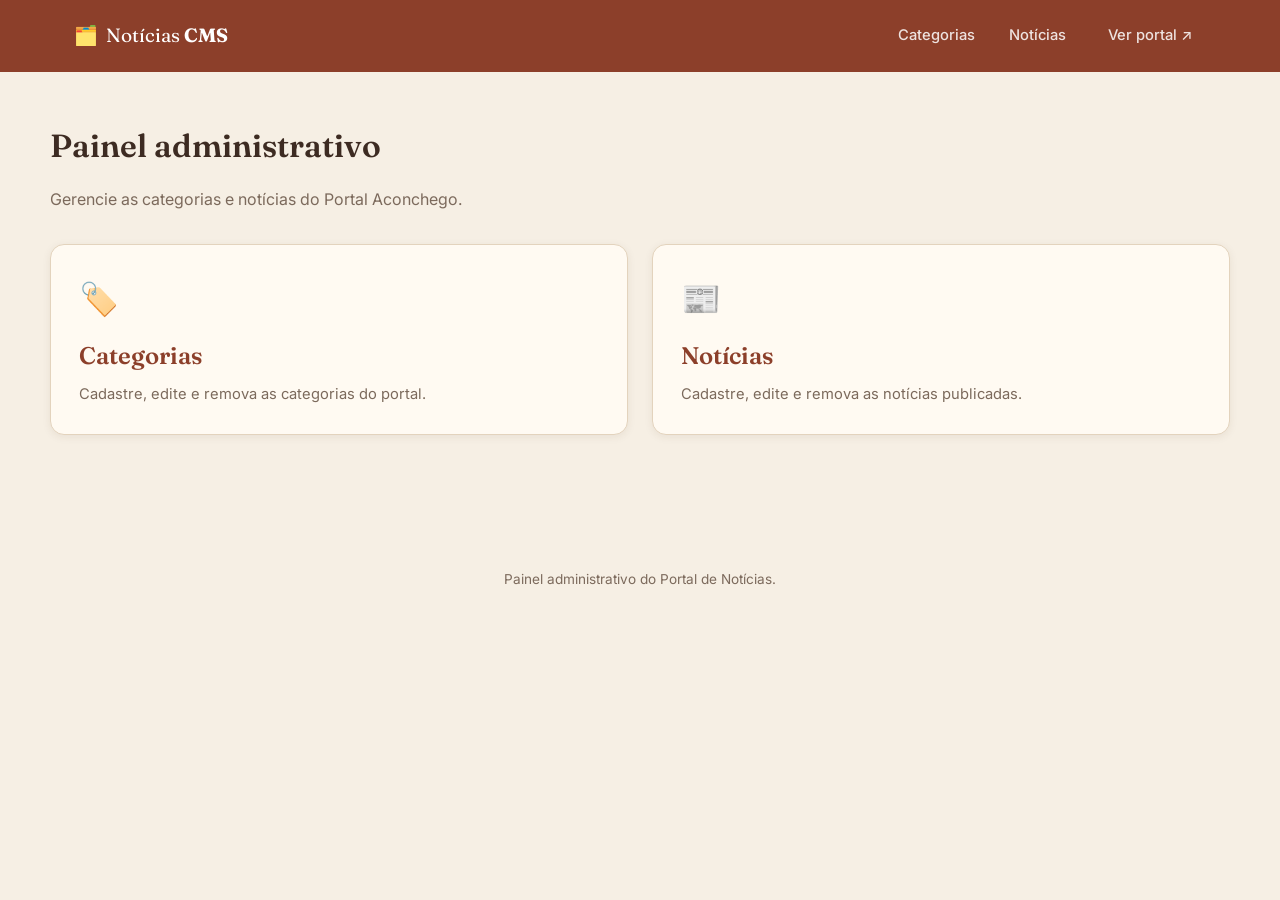
<file: cms/index.html>
<!DOCTYPE html>
<html lang="pt-BR">

<head>
  <meta charset="UTF-8" />
  <meta name="viewport" content="width=device-width, initial-scale=1.0" />
  <title>CMS Aconchego — Painel</title>
  <link rel="preconnect" href="https://fonts.googleapis.com" />
  <link
    href="https://fonts.googleapis.com/css2?family=Fraunces:opsz,wght@9..144,500;9..144,600;9..144,700&family=Inter:wght@400;500;600;700&display=swap"
    rel="stylesheet" />
  <link rel="stylesheet" href="../shared/css/variables.css" />
  <link rel="stylesheet" href="css/cms.css" />
</head>

<body>
  <div id="site-header"></div>

  <main>
    <div class="container dashboard">
      <h1>Painel administrativo</h1>
      <p class="dashboard__subtitulo">Gerencie as categorias e notícias do Portal Aconchego.</p>
      <div class="dashboard__cards">
        <a href="categorias.html" class="dashboard__card">
          <span class="dashboard__card-icon">🏷️</span>
          <h2>Categorias</h2>
          <p>Cadastre, edite e remova as categorias do portal.</p>
        </a>
        <a href="noticias.html" class="dashboard__card">
          <span class="dashboard__card-icon">📰</span>
          <h2>Notícias</h2>
          <p>Cadastre, edite e remova as notícias publicadas.</p>
        </a>
      </div>
    </div>
  </main>

  <div id="site-footer"></div>

  <script src="js/layout.js"></script>
  <script src="js/index.js"></script>
</body>

</html>
</file>
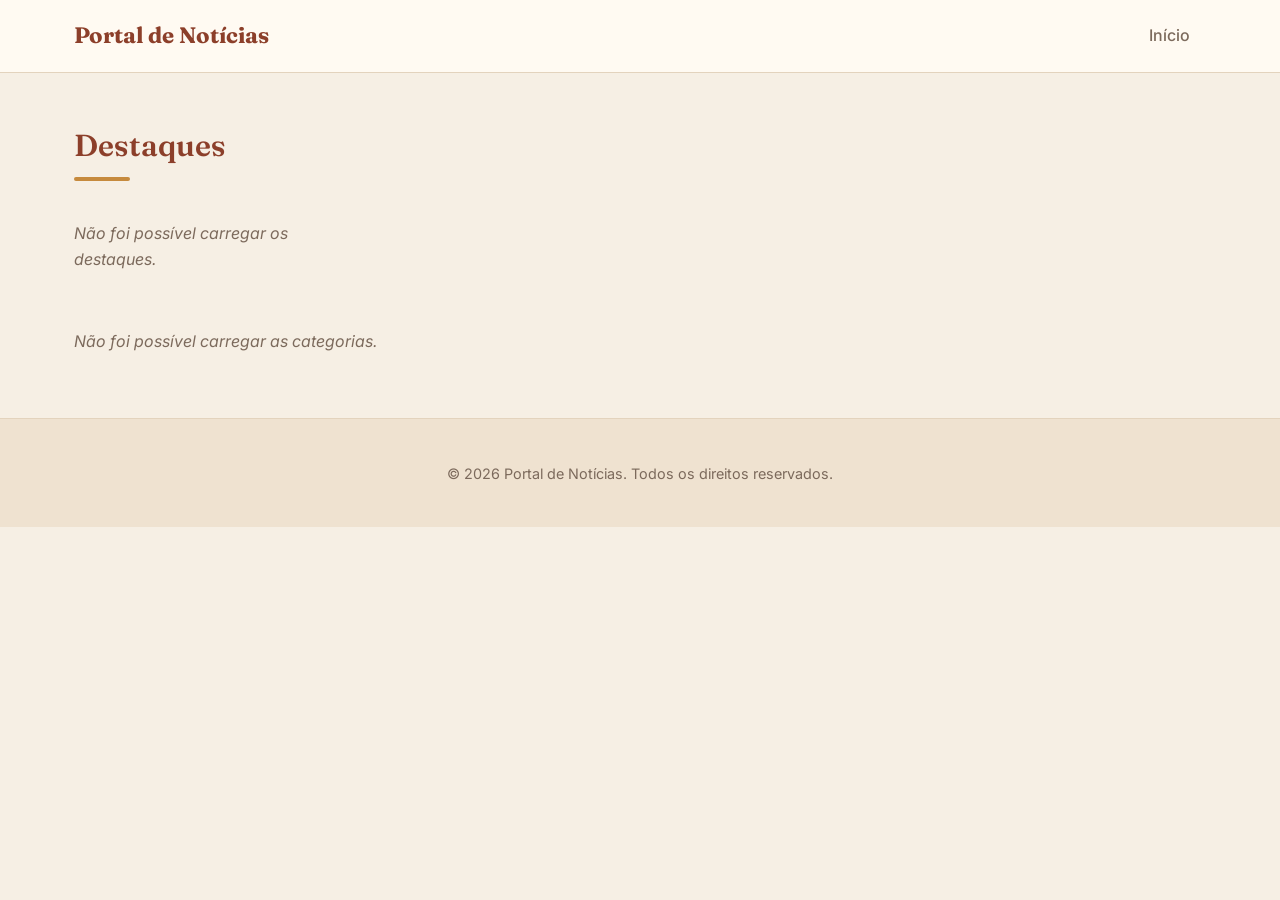
<file: portal/index.html>
<!DOCTYPE html>
<html lang="pt-BR">

<head>
  <meta charset="UTF-8" />
  <meta name="viewport" content="width=device-width, initial-scale=1.0" />
  <title>Portal de Notícias</title>
  <link rel="preconnect" href="https://fonts.googleapis.com" />
  <link
    href="https://fonts.googleapis.com/css2?family=Fraunces:opsz,wght@9..144,500;9..144,600;9..144,700&family=Inter:wght@400;500;600;700&display=swap"
    rel="stylesheet" />
  <link rel="stylesheet" href="../shared/css/variables.css" />
  <link rel="stylesheet" href="css/portal.css" />
</head>

<body>
  <div id="site-header"></div>
      
  <main>
    <section class="hero-section">
      <div class="container">
        <h1 class="section-title">Destaques</h1>
        <div class="news-grid news-grid--featured" id="destaques-grid">
          <p class="empty-message">Carregando destaques...</p>
        </div>
      </div>
    </section>

    <div id="categorias-sections" class="container"></div>
  </main>

  <div id="site-footer"></div>

  <script src="../shared/js/format.js"></script>
  <script src="js/layout.js"></script>
  <script src="js/render-utils.js"></script>
  <script src="js/home.js"></script>
</body>

</html>
</file>
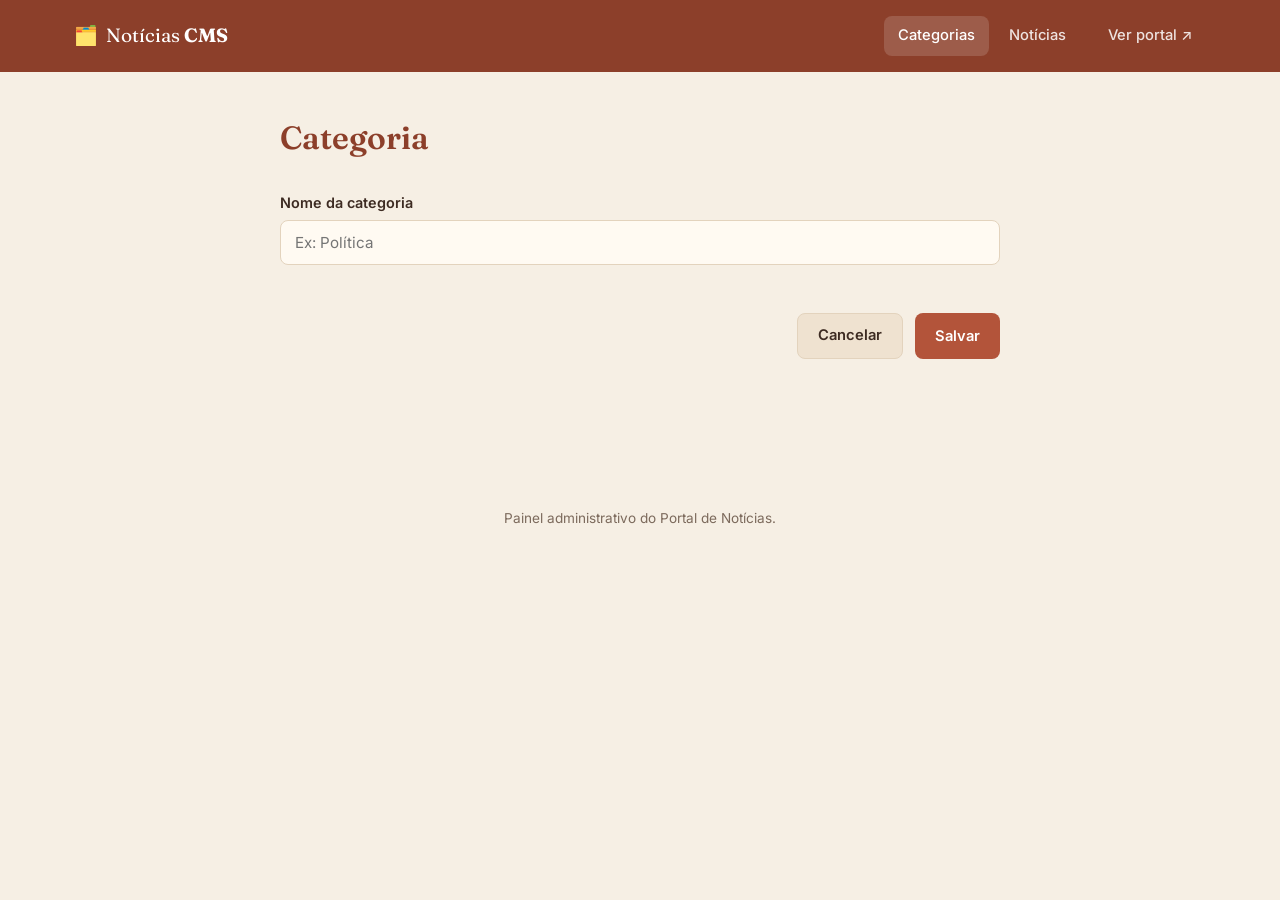
<file: cms/categoria-form.html>
<!DOCTYPE html>
<html lang="pt-BR">

<head>
  <meta charset="UTF-8" />
  <meta name="viewport" content="width=device-width, initial-scale=1.0" />
  <title>Categoria — CMS Aconchego</title>
  <link rel="preconnect" href="https://fonts.googleapis.com" />
  <link
    href="https://fonts.googleapis.com/css2?family=Fraunces:opsz,wght@9..144,500;9..144,600;9..144,700&family=Inter:wght@400;500;600;700&display=swap"
    rel="stylesheet" />
  <link rel="stylesheet" href="../shared/css/variables.css" />
  <link rel="stylesheet" href="css/cms.css" />
</head>

<body>
  <div id="site-header"></div>

  <main>
    <div class="container form-container">
      <h1 id="form-titulo">Categoria</h1>

      <form id="form-categoria" class="formulario" novalidate>
        <div class="campo">
          <label for="nome">Nome da categoria</label>
          <input type="text" id="nome" name="nome" placeholder="Ex: Política" />
          <span class="mensagem-erro" id="erro-none"></span>
        </div>

        <div class="formulario__acoes">
          <a href="../categorias.html" class="botao botao--secundario">Cancelar</a>
          <button type="submit" class="botao botao--primario">Salvar</button>
        </div>
      </form>
    </div>
  </main>

  <div id="site-footer"></div>

  <script src="js/layout.js"></script>
  <script src="js/categoria-form.js"></script>
</body>

</html>
</file>
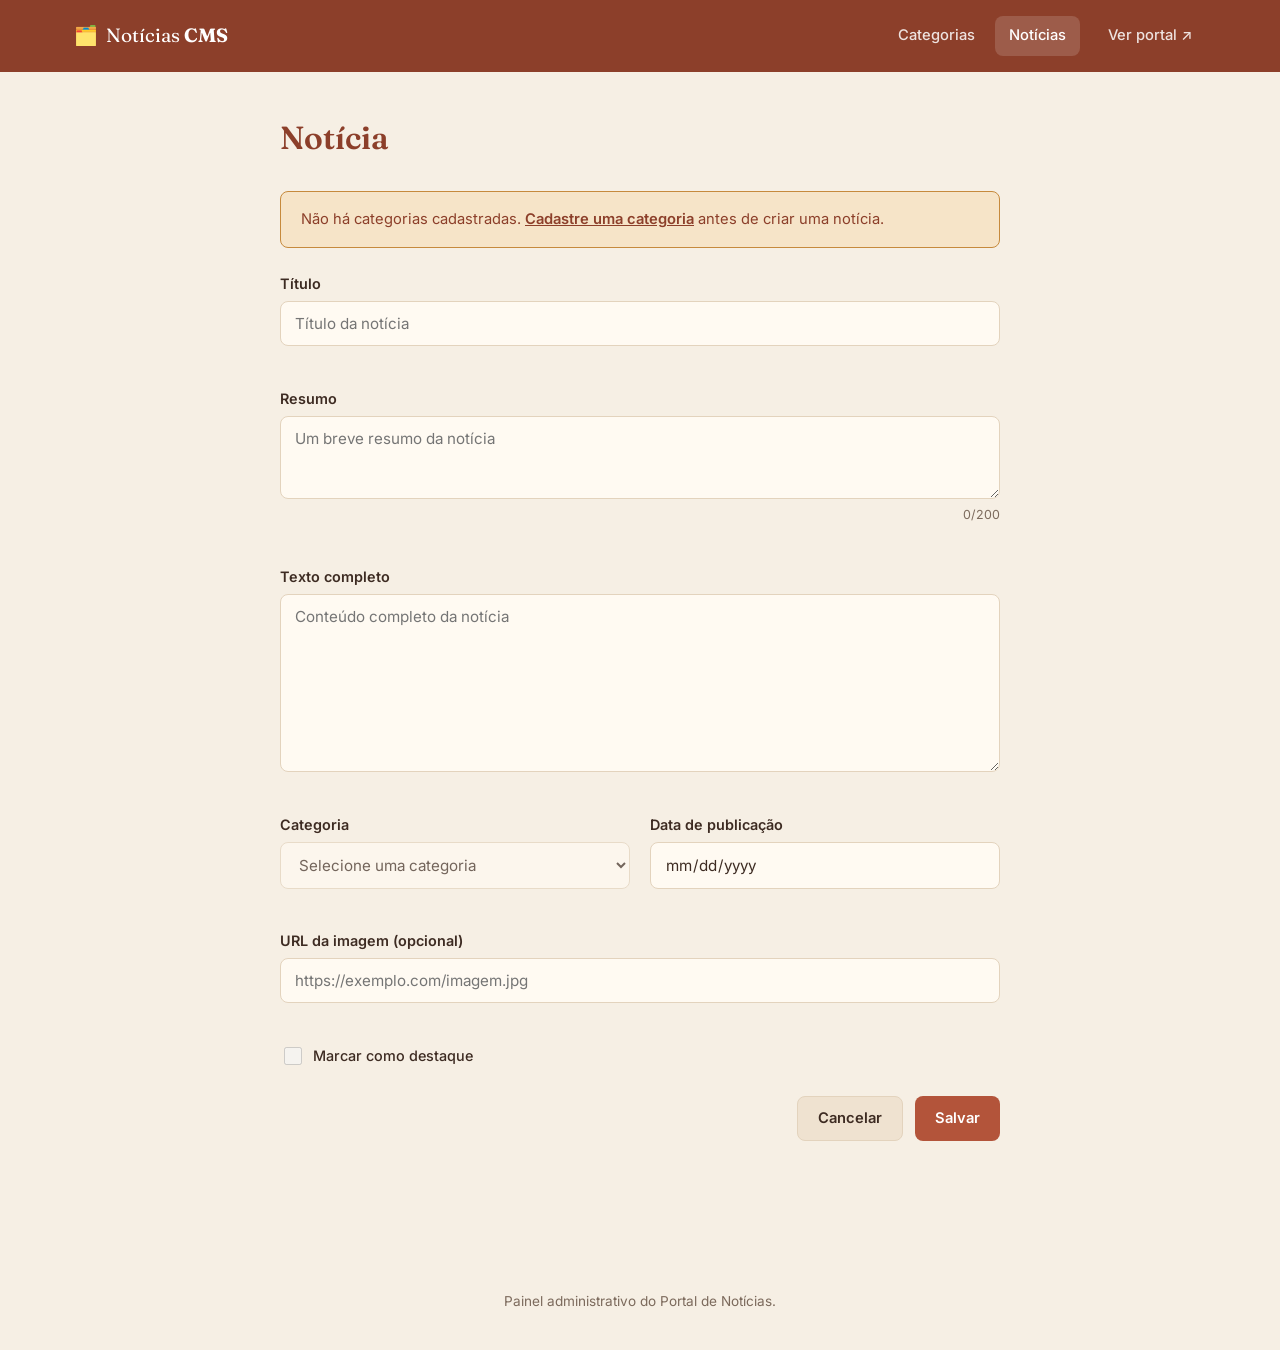
<file: cms/noticia-form.html>
<!DOCTYPE html>
<html lang="pt-BR">

<head>
  <meta charset="UTF-8" />
  <meta name="viewport" content="width=device-width, initial-scale=1.0" />
  <title>Notícia — CMS Aconchego</title>
  <link rel="preconnect" href="https://fonts.googleapis.com" />
  <link
    href="https://fonts.googleapis.com/css2?family=Fraunces:opsz,wght@9..144,500;9..144,600;9..144,700&family=Inter:wght@400;500;600;700&display=swap"
    rel="stylesheet" />
  <link rel="stylesheet" href="../shared/css/variables.css" />
  <link rel="stylesheet" href="css/cms.css" />
</head>

<body>
  <div id="site-header"></div>

  <main>
    <div class="container form-container">
      <h1 id="form-titulo">Notícia</h1>

      <div id="aviso-sem-categoria" class="aviso aviso--atencao" style="display: none">
        Não há categorias cadastradas. <a href="categoria-form.html">Cadastre uma categoria</a> antes de criar uma
        notícia.
      </div>

      <form id="form-noticia" class="formulario" novalidate>
        <div class="campo">
          <label for="titulo">Título</label>
          <input type="text" id="titulo" name="titulo" placeholder="Título da notícia" />
          <span class="mensagem-erro" id="erro-titulo"></span>
        </div>

        <div class="campo">
          <label for="resumo">Resumo</label>
          <textarea id="resumo" name="resumo" rows="3" placeholder="Um breve resumo da notícia"></textarea>
          <span class="campo__contador" id="contador-resumo">0/200</span>
          <span class="mensagem-erro" id="erro-resumo"></span>
        </div>

        <div class="campo">
          <label for="textoCompleto">Texto completo</label>
          <textarea id="textoCompleto" name="textoCompleto" rows="8"
            placeholder="Conteúdo completo da notícia"></textarea>
          <span class="mensagem-erro" id="erro-textoCompleto"></span>
        </div>

        <div class="campo-grupo">
          <div class="campo">
            <label for="categoriaId">Categoria</label>
            <select id="categoriaId" name="categoriaId">
              <option value="" selected disabled>Selecione uma categoria</option>
            </select>
            <span class="mensagem-erro" id="erro-categoriaId"></span>
          </div>

          <div class="campo">
            <label for="dataPublicacao">Data de publicação</label>
            <input type="date" id="dataPublicacao" name="dataPublicacao" />
            <span class="mensagem-erro" id="erro-dataPublicacao"></span>
          </div>
        </div>

        <div class="campo">
          <label for="imagem">URL da imagem (opcional)</label>
          <input type="text" id="imagem" name="imagem" placeholder="https://exemplo.com/imagem.jpg" />
          <span class="mensagem-erro" id="erro-imagem"></span>
        </div>

        <div class="campo campo--checkbox">
          <label>
            <input type="checkbox" id="destaque" name="destaque" />
            Marcar como destaque
          </label>
        </div>

        <div class="formulario__acoes">
          <a href="noticias.html" class="botao botao--secundario">Cancelar</a>
          <button type="submit" class="botao botao--primario">Salvar</button>
        </div>
      </form>
    </div>
  </main>

  <div id="site-footer"></div>

  <script src="js/layout.js"></script>
  <script src="js/noticia-form.js"></script>
</body>

</html>
</file>
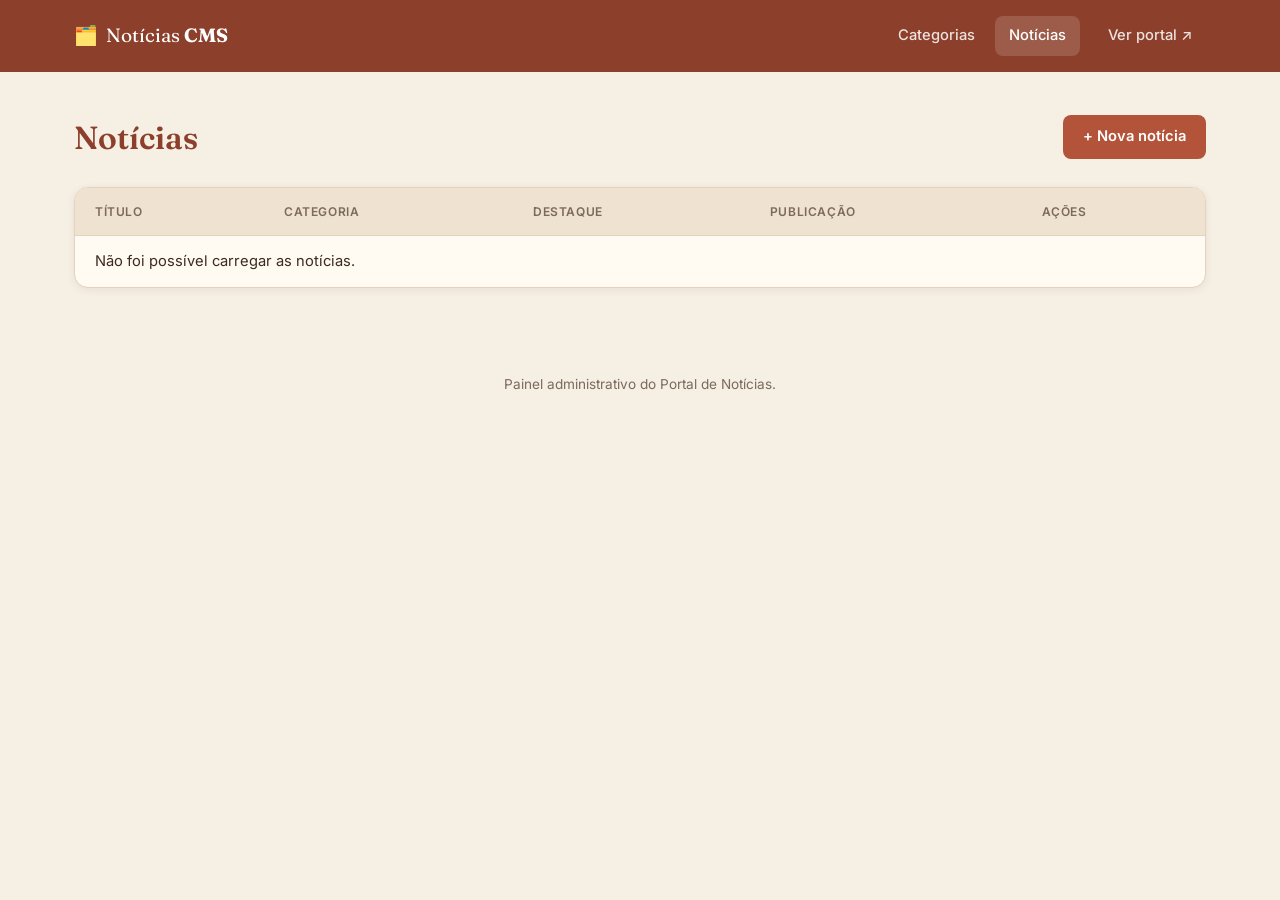
<file: cms/noticias.html>
<!DOCTYPE html>
<html lang="pt-BR">

<head>
  <meta charset="UTF-8" />
  <meta name="viewport" content="width=device-width, initial-scale=1.0" />
  <title>Notícias — CMS Aconchego</title>
  <link rel="preconnect" href="https://fonts.googleapis.com" />
  <link
    href="https://fonts.googleapis.com/css2?family=Fraunces:opsz,wght@9..144,500;9..144,600;9..144,700&family=Inter:wght@400;500;600;700&display=swap"
    rel="stylesheet" />
  <link rel="stylesheet" href="../shared/css/variables.css" />
  <link rel="stylesheet" href="css/cms.css" />
</head>

<body>
  <div id="site-header"></div>

  <main>
    <div class="container">
      <div class="pagina-cabecalho">
        <h1>Notícias</h1>
        <a href="noticia-form.html" class="botao botao--primario">+ Nova notícia</a>
      </div>

      <div class="tabela-wrapper">
        <table class="tabela">
          <thead>
            <tr>
              <th>Título</th>
              <th>Categoria</th>
              <th>Destaque</th>
              <th>Publicação</th>
              <th>Ações</th>
            </tr>
          </thead>
          <tbody id="tabela-corpo"></tbody>
        </table>
        <p id="estado-vazio" class="empty-message" style="display: none">
          Nenhuma notícia cadastrada ainda.
        </p>
      </div>
    </div>
  </main>

  <div id="site-footer"></div>

  <script src="../shared/js/format.js"></script>
  <script src="js/layout.js"></script>
  <script src="js/noticias.js"></script>
</body>

</html>
</file>
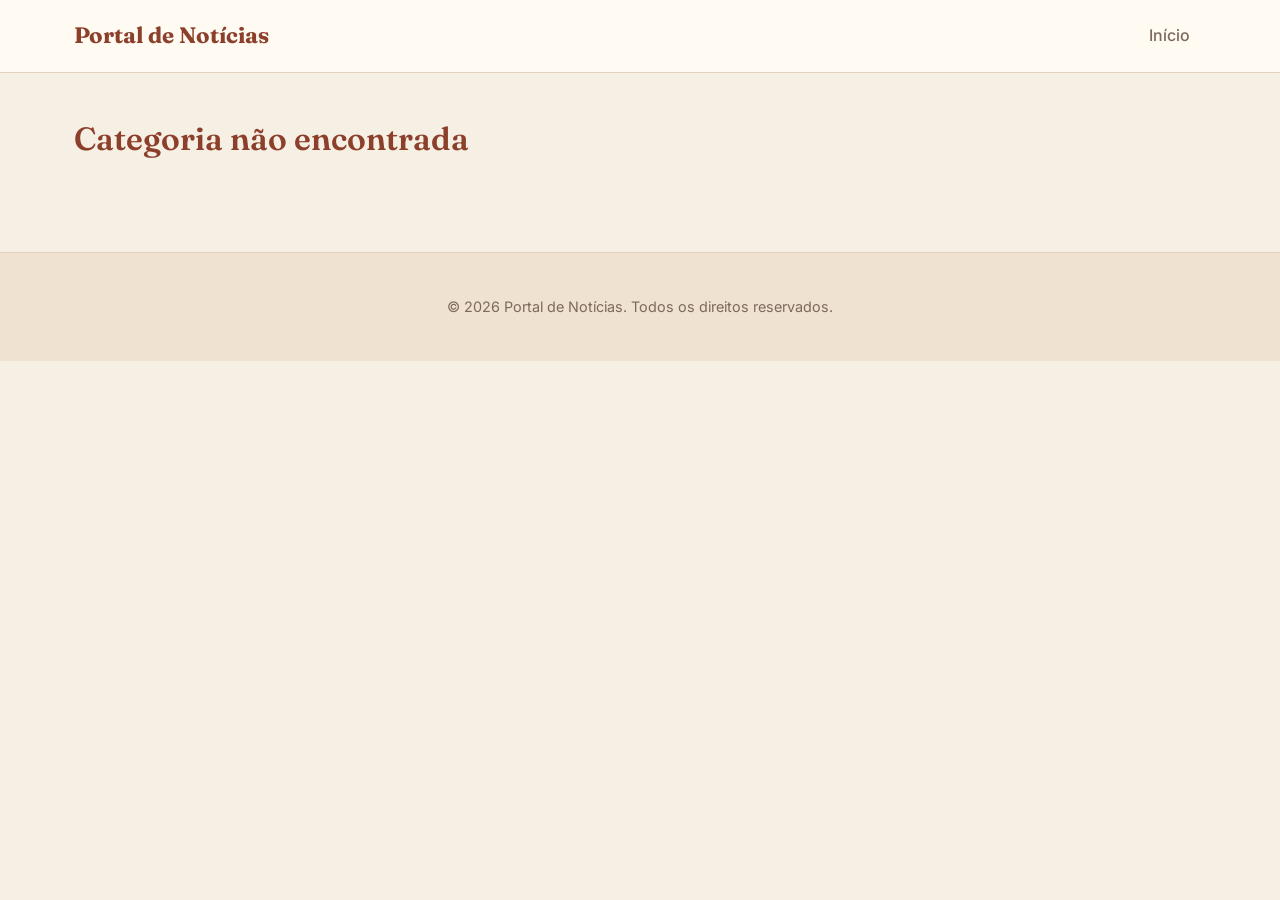
<file: portal/categoria.html>
<!DOCTYPE html>
<html lang="pt-BR">

<head>
  <meta charset="UTF-8" />
  <meta name="viewport" content="width=device-width, initial-scale=1.0" />
  <title>Categoria — Portal de Notícias</title>
  <link rel="preconnect" href="https://fonts.googleapis.com" />
  <link
    href="https://fonts.googleapis.com/css2?family=Fraunces:opsz,wght@9..144,500;9..144,600;9..144,700&family=Inter:wght@400;500;600;700&display=swap"
    rel="stylesheet" />
  <link rel="stylesheet" href="../shared/css/variables.css" />
  <link rel="stylesheet" href="css/portal.css" />
</head>

<body>
  <div id="site-header"></div>

  <main>
    <div class="container">
      <h1 class="page-title" id="categoria-titulo">Carregando...</h1>
      <div class="news-grid" id="categoria-grid"></div>
    </div>
  </main>

  <div id="site-footer"></div>

  <script src="../shared/js/format.js"></script>
  <script src="js/layout.js"></script>
  <script src="js/render-utils.js"></script>
  <script src="js/categoria.js"></script>
</body>

</html>
</file>
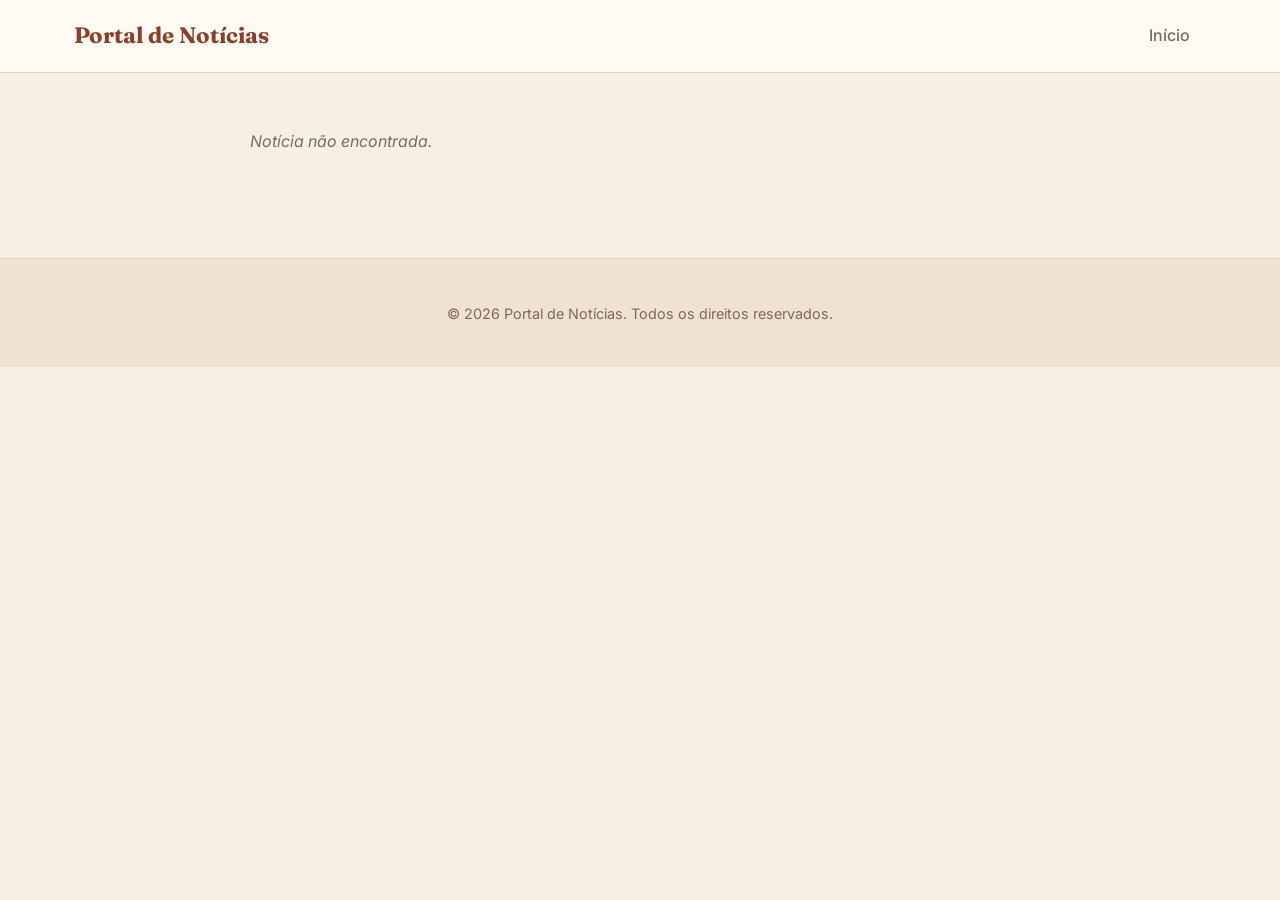
<file: portal/noticia.html>
<!DOCTYPE html>
<html lang="pt-BR">

<head>
  <meta charset="UTF-8" />
  <meta name="viewport" content="width=device-width, initial-scale=1.0" />
  <title>Notícia — Portal de Notícias</title>
  <link rel="preconnect" href="https://fonts.googleapis.com" />
  <link
    href="https://fonts.googleapis.com/css2?family=Fraunces:opsz,wght@9..144,500;9..144,600;9..144,700&family=Inter:wght@400;500;600;700&display=swap"
    rel="stylesheet" />
  <link rel="stylesheet" href="../shared/css/variables.css" />
  <link rel="stylesheet" href="css/portal.css" />
</head>

<body>
  <div id="site-header"></div>

  <main>
    <article class="container article" id="artigo">
      <a href="#" class="article__category" id="noticia-categoria"></a>
      <h1 class="article__title" id="noticia-titulo"></h1>
      <time class="article__date" id="noticia-data"></time>
      <img class="article__image" id="noticia-imagem" alt="" style="display: none" />
      <div class="article__text" id="noticia-texto"></div>
    </article>

    <section class="container leia-tambem" id="leia-tambem">
      <h2 class="section-title">Leia também</h2>
      <div class="news-grid" id="leia-tambem-grid"></div>
    </section>
  </main>

  <div id="site-footer"></div>

  <script src="../shared/js/format.js"></script>
  <script src="js/layout.js"></script>
  <script src="js/render-utils.js"></script>
  <script src="js/noticia.js"></script>
</body>

</html>
</file>
<file: shared/css/variables.css>
:root {
  --color-bg: #f6efe4;
  --color-bg-alt: #efe2d0;
  --color-surface: #fffaf2;
  --color-surface-alt: #f9f1e4;

  --color-primary: #b3543a;
  --color-primary-dark: #8c3f2a;
  --color-primary-light: #d98a68;

  --color-accent: #c68a3d;
  --color-accent-light: #e0b877;

  --color-text: #3d2b22;
  --color-text-muted: #7c6a5c;
  --color-border: #e3d3bd;

  --color-success: #6b8f5f;
  --color-danger: #a8483a;
  --color-danger-dark: #8a3a2f;

  --shadow-sm: 0 2px 8px rgba(80, 50, 30, 0.08);
  --shadow-md: 0 8px 24px rgba(80, 50, 30, 0.12);
  --shadow-lg: 0 16px 40px rgba(80, 50, 30, 0.16);

  --radius-sm: 8px;
  --radius-md: 14px;
  --radius-lg: 22px;

  --font-heading: "Fraunces", Georgia, serif;
  --font-body: "Inter", -apple-system, BlinkMacSystemFont, "Segoe UI", sans-serif;
}

* {
  box-sizing: border-box;
}

body {
  margin: 0;
  font-family: var(--font-body);
  background-color: var(--color-bg);
  color: var(--color-text);
  line-height: 1.6;
}

.container {
  max-width: 1180px;
  margin: 0 auto;
  padding: 0 24px;
}

h1,
h2,
h3 {
  font-family: var(--font-heading);
  font-weight: 600;
  margin: 0 0 0.5em;
}

a {
  color: inherit;
  text-decoration: none;
}

img {
  max-width: 100%;
  display: block;
}

button {
  font-family: inherit;
  cursor: pointer;
}
</file>
<file: cms/css/cms.css>
/* Header */
.cms-header {
  background-color: var(--color-primary-dark);
  color: #fff;
}

.cms-header__inner {
  display: flex;
  align-items: center;
  justify-content: space-between;
  padding: 16px 24px;
  flex-wrap: wrap;
  gap: 12px;
}

.cms-logo {
  display: flex;
  align-items: center;
  gap: 8px;
  font-family: var(--font-heading);
  font-size: 1.2rem;
  color: #fff;
}

.cms-nav {
  display: flex;
  align-items: center;
  gap: 6px;
  flex-wrap: wrap;
}

.cms-nav a {
  color: rgba(255, 255, 255, 0.85);
  padding: 8px 14px;
  border-radius: var(--radius-sm);
  font-weight: 500;
  font-size: 0.92rem;
  transition: background-color 0.2s ease;
}

.cms-nav a:hover,
.cms-nav a.is-active {
  background-color: rgba(255, 255, 255, 0.15);
  color: #fff;
}

.cms-nav__external {
  margin-left: 8px;
}

.cms-footer {
  padding: 24px 0;
  text-align: center;
  color: var(--color-text-muted);
  font-size: 0.85rem;
  margin-top: 48px;
}

/* Dashboard */
.dashboard {
  padding: 48px 0;
}

.dashboard__subtitulo {
  color: var(--color-text-muted);
  margin-bottom: 32px;
}

.dashboard__cards {
  display: grid;
  grid-template-columns: repeat(auto-fit, minmax(240px, 1fr));
  gap: 24px;
}

.dashboard__card {
  background-color: var(--color-surface);
  border: 1px solid var(--color-border);
  border-radius: var(--radius-md);
  padding: 28px;
  box-shadow: var(--shadow-sm);
  transition: transform 0.2s ease, box-shadow 0.2s ease;
}

.dashboard__card:hover {
  transform: translateY(-3px);
  box-shadow: var(--shadow-md);
}

.dashboard__card-icon {
  font-size: 2rem;
}

.dashboard__card h2 {
  color: var(--color-primary-dark);
  margin: 12px 0 8px;
}

.dashboard__card p {
  color: var(--color-text-muted);
  margin: 0;
  font-size: 0.92rem;
}

/* Page header */
.pagina-cabecalho {
  display: flex;
  align-items: center;
  justify-content: space-between;
  padding: 40px 0 24px;
  flex-wrap: wrap;
  gap: 12px;
}

.pagina-cabecalho h1 {
  color: var(--color-primary-dark);
  margin: 0;
}

/* Buttons */
.botao {
  display: inline-flex;
  align-items: center;
  justify-content: center;
  gap: 6px;
  padding: 10px 20px;
  border-radius: var(--radius-sm);
  border: none;
  font-weight: 600;
  font-size: 0.92rem;
  text-decoration: none;
  transition: background-color 0.2s ease, box-shadow 0.2s ease;
}

.botao--primario {
  background-color: var(--color-primary);
  color: #fff;
}

.botao--primario:hover {
  background-color: var(--color-primary-dark);
}

.botao--secundario {
  background-color: var(--color-bg-alt);
  color: var(--color-text);
  border: 1px solid var(--color-border);
}

.botao--secundario:hover {
  background-color: var(--color-border);
}

.botao--perigo {
  background-color: transparent;
  color: var(--color-danger);
  border: 1px solid var(--color-danger);
}

.botao--perigo:hover {
  background-color: var(--color-danger);
  color: #fff;
}

.botao--pequeno {
  padding: 6px 14px;
  font-size: 0.82rem;
}

/* Table */
.tabela-wrapper {
  background-color: var(--color-surface);
  border-radius: var(--radius-md);
  border: 1px solid var(--color-border);
  overflow: hidden;
  box-shadow: var(--shadow-sm);
  margin-bottom: 48px;
  overflow-x: auto;
}

.tabela {
  width: 100%;
  border-collapse: collapse;
}

.tabela th,
.tabela td {
  text-align: left;
  padding: 14px 20px;
  border-bottom: 1px solid var(--color-border);
  font-size: 0.92rem;
}

.tabela th {
  background-color: var(--color-bg-alt);
  color: var(--color-text-muted);
  font-weight: 600;
  text-transform: uppercase;
  font-size: 0.75rem;
  letter-spacing: 0.05em;
}

.tabela tbody tr:last-child td {
  border-bottom: none;
}

.tabela tbody tr:hover {
  background-color: var(--color-bg);
}

.tabela-acoes {
  display: flex;
  gap: 8px;
}

.selo {
  display: inline-block;
  padding: 3px 10px;
  border-radius: 100px;
  font-size: 0.75rem;
  font-weight: 600;
  background-color: var(--color-bg-alt);
  color: var(--color-text-muted);
}

.selo--destaque {
  background-color: var(--color-accent-light);
  color: var(--color-primary-dark);
}

.empty-message {
  padding: 32px;
  text-align: center;
  color: var(--color-text-muted);
  font-style: italic;
}

/* Forms */
.form-container {
  max-width: 720px;
  padding: 40px 0 64px;
}

.form-container h1 {
  color: var(--color-primary-dark);
  margin-bottom: 28px;
}

.formulario {
  display: flex;
  flex-direction: column;
  gap: 20px;
}

.campo {
  display: flex;
  flex-direction: column;
  gap: 6px;
  position: relative;
}

.campo-grupo {
  display: grid;
  grid-template-columns: 1fr 1fr;
  gap: 20px;
}

.campo label {
  font-weight: 600;
  font-size: 0.9rem;
  color: var(--color-text);
}

.campo input[type="text"],
.campo input[type="date"],
.campo select,
.campo textarea {
  padding: 12px 14px;
  border-radius: var(--radius-sm);
  border: 1px solid var(--color-border);
  background-color: var(--color-surface);
  font-family: inherit;
  font-size: 0.95rem;
  color: var(--color-text);
}

.campo input:focus,
.campo select:focus,
.campo textarea:focus {
  outline: none;
  border-color: var(--color-primary);
  box-shadow: 0 0 0 3px rgba(179, 84, 58, 0.15);
}

.campo textarea {
  resize: vertical;
}

.campo--checkbox label {
  display: flex;
  align-items: center;
  gap: 8px;
  font-weight: 500;
}

.campo--checkbox input {
  width: 18px;
  height: 18px;
  accent-color: var(--color-primary);
}

.campo__contador {
  align-self: flex-end;
  font-size: 0.78rem;
  color: var(--color-text-muted);
}

.campo-invalido {
  border-color: var(--color-danger) !important;
}

.mensagem-erro {
  color: var(--color-danger-dark);
  font-size: 0.82rem;
  min-height: 1.1em;
}

.aviso {
  padding: 16px 20px;
  border-radius: var(--radius-sm);
  margin-bottom: 24px;
  font-size: 0.92rem;
}

.aviso--atencao {
  background-color: #f6e4c8;
  border: 1px solid var(--color-accent);
  color: var(--color-primary-dark);
}

.aviso--atencao a {
  text-decoration: underline;
  font-weight: 600;
}

.formulario__acoes {
  display: flex;
  justify-content: flex-end;
  gap: 12px;
  margin-top: 8px;
}

@media (max-width: 640px) {
  .campo-grupo {
    grid-template-columns: 1fr;
  }
}
</file>
<file: portal/css/portal.css>
/* Header */
.site-header {
  background-color: var(--color-surface);
  border-bottom: 1px solid var(--color-border);
  position: sticky;
  top: 0;
  z-index: 10;
}

.site-header__inner {
  display: flex;
  align-items: center;
  justify-content: space-between;
  padding: 18px 24px;
}

.site-logo {
  display: flex;
  align-items: center;
  gap: 10px;
  font-family: var(--font-heading);
  font-size: 1.4rem;
  font-weight: 700;
  color: var(--color-primary-dark);
}

.site-logo__icon {
  font-size: 1.6rem;
}

.site-nav a {
  font-weight: 500;
  color: var(--color-text-muted);
  padding: 8px 16px;
  border-radius: var(--radius-sm);
  transition: background-color 0.2s ease, color 0.2s ease;
}

.site-nav a:hover {
  background-color: var(--color-bg-alt);
  color: var(--color-primary-dark);
}

/* Footer */
.site-footer {
  background-color: var(--color-bg-alt);
  border-top: 1px solid var(--color-border);
  padding: 28px 0;
  margin-top: 64px;
  text-align: center;
  color: var(--color-text-muted);
  font-size: 0.9rem;
}

/* Hero / Destaques */
.hero-section {
  padding: 48px 0 16px;
}

.section-title {
  font-size: 1.9rem;
  color: var(--color-primary-dark);
  margin-bottom: 24px;
  position: relative;
  display: inline-block;
}

.section-title::after {
  content: "";
  display: block;
  width: 56px;
  height: 4px;
  background-color: var(--color-accent);
  border-radius: 4px;
  margin-top: 8px;
}

/* Grids */
.news-grid {
  display: grid;
  grid-template-columns: repeat(auto-fill, minmax(260px, 1fr));
  gap: 24px;
  margin-bottom: 8px;
}

/* Cards */
.news-card {
  background-color: var(--color-surface);
  border-radius: var(--radius-md);
  overflow: hidden;
  box-shadow: var(--shadow-sm);
  border: 1px solid var(--color-border);
  transition: transform 0.25s ease, box-shadow 0.25s ease;
}

.news-card:hover {
  transform: translateY(-4px);
  box-shadow: var(--shadow-md);
}

.news-card__link {
  display: flex;
  flex-direction: column;
  height: 100%;
}

.news-card__image {
  height: 160px;
  background-size: cover;
  background-position: center;
  background-color: var(--color-bg-alt);
}

.news-card__body {
  padding: 16px 18px 20px;
  display: flex;
  flex-direction: column;
  gap: 8px;
  flex: 1;
}

.news-card__category {
  font-size: 0.75rem;
  font-weight: 700;
  text-transform: uppercase;
  letter-spacing: 0.06em;
  color: var(--color-accent);
}

.news-card__title {
  font-size: 1.05rem;
  margin: 0;
  color: var(--color-text);
}

.news-card__summary {
  font-size: 0.9rem;
  color: var(--color-text-muted);
  margin: 0;
  flex: 1;
  display: -webkit-box;
  -webkit-line-clamp: 3;
  -webkit-box-orient: vertical;
  overflow: hidden;
}

.news-card__date {
  font-size: 0.8rem;
  color: var(--color-text-muted);
}

.news-card--featured {
  grid-column: span 2;
}

.news-card--featured .news-card__link {
  flex-direction: row;
}

.news-card--featured .news-card__image {
  width: 45%;
  height: auto;
}

.news-card--featured .news-card__body {
  width: 55%;
  justify-content: center;
}

.news-card--featured .news-card__title {
  font-size: 1.35rem;
}

/* Category sections */
.category-section {
  margin: 56px 0;
}

.category-section__header {
  display: flex;
  align-items: baseline;
  justify-content: space-between;
  margin-bottom: 20px;
  gap: 12px;
  flex-wrap: wrap;
}

.category-section__header h2 {
  font-size: 1.5rem;
  color: var(--color-primary-dark);
  margin: 0;
}

.see-all-link {
  font-weight: 600;
  color: var(--color-primary);
  font-size: 0.9rem;
  white-space: nowrap;
}

.see-all-link:hover {
  color: var(--color-primary-dark);
}

/* Page title (categoria page) */
.page-title {
  padding: 40px 0 8px;
  font-size: 2rem;
  color: var(--color-primary-dark);
}

/* Article */
.article {
  padding: 40px 0 24px;
  max-width: 780px;
}

.article__category {
  display: inline-block;
  font-size: 0.8rem;
  font-weight: 700;
  text-transform: uppercase;
  letter-spacing: 0.06em;
  color: var(--color-accent);
  margin-bottom: 12px;
}

.article__title {
  font-size: 2.2rem;
  margin-bottom: 12px;
}

.article__date {
  display: block;
  color: var(--color-text-muted);
  font-size: 0.9rem;
  margin-bottom: 24px;
}

.article__image {
  width: 100%;
  border-radius: var(--radius-md);
  margin-bottom: 28px;
  box-shadow: var(--shadow-sm);
}

.article__text {
  font-size: 1.08rem;
  white-space: pre-line;
  color: var(--color-text);
}

.leia-tambem {
  padding: 24px 0 64px;
}

.empty-message {
  color: var(--color-text-muted);
  font-style: italic;
}

@media (max-width: 640px) {
  .news-card--featured {
    grid-column: span 1;
  }

  .news-card--featured .news-card__link {
    flex-direction: column;
  }

  .news-card--featured .news-card__image,
  .news-card--featured .news-card__body {
    width: 100%;
  }
}
</file>
